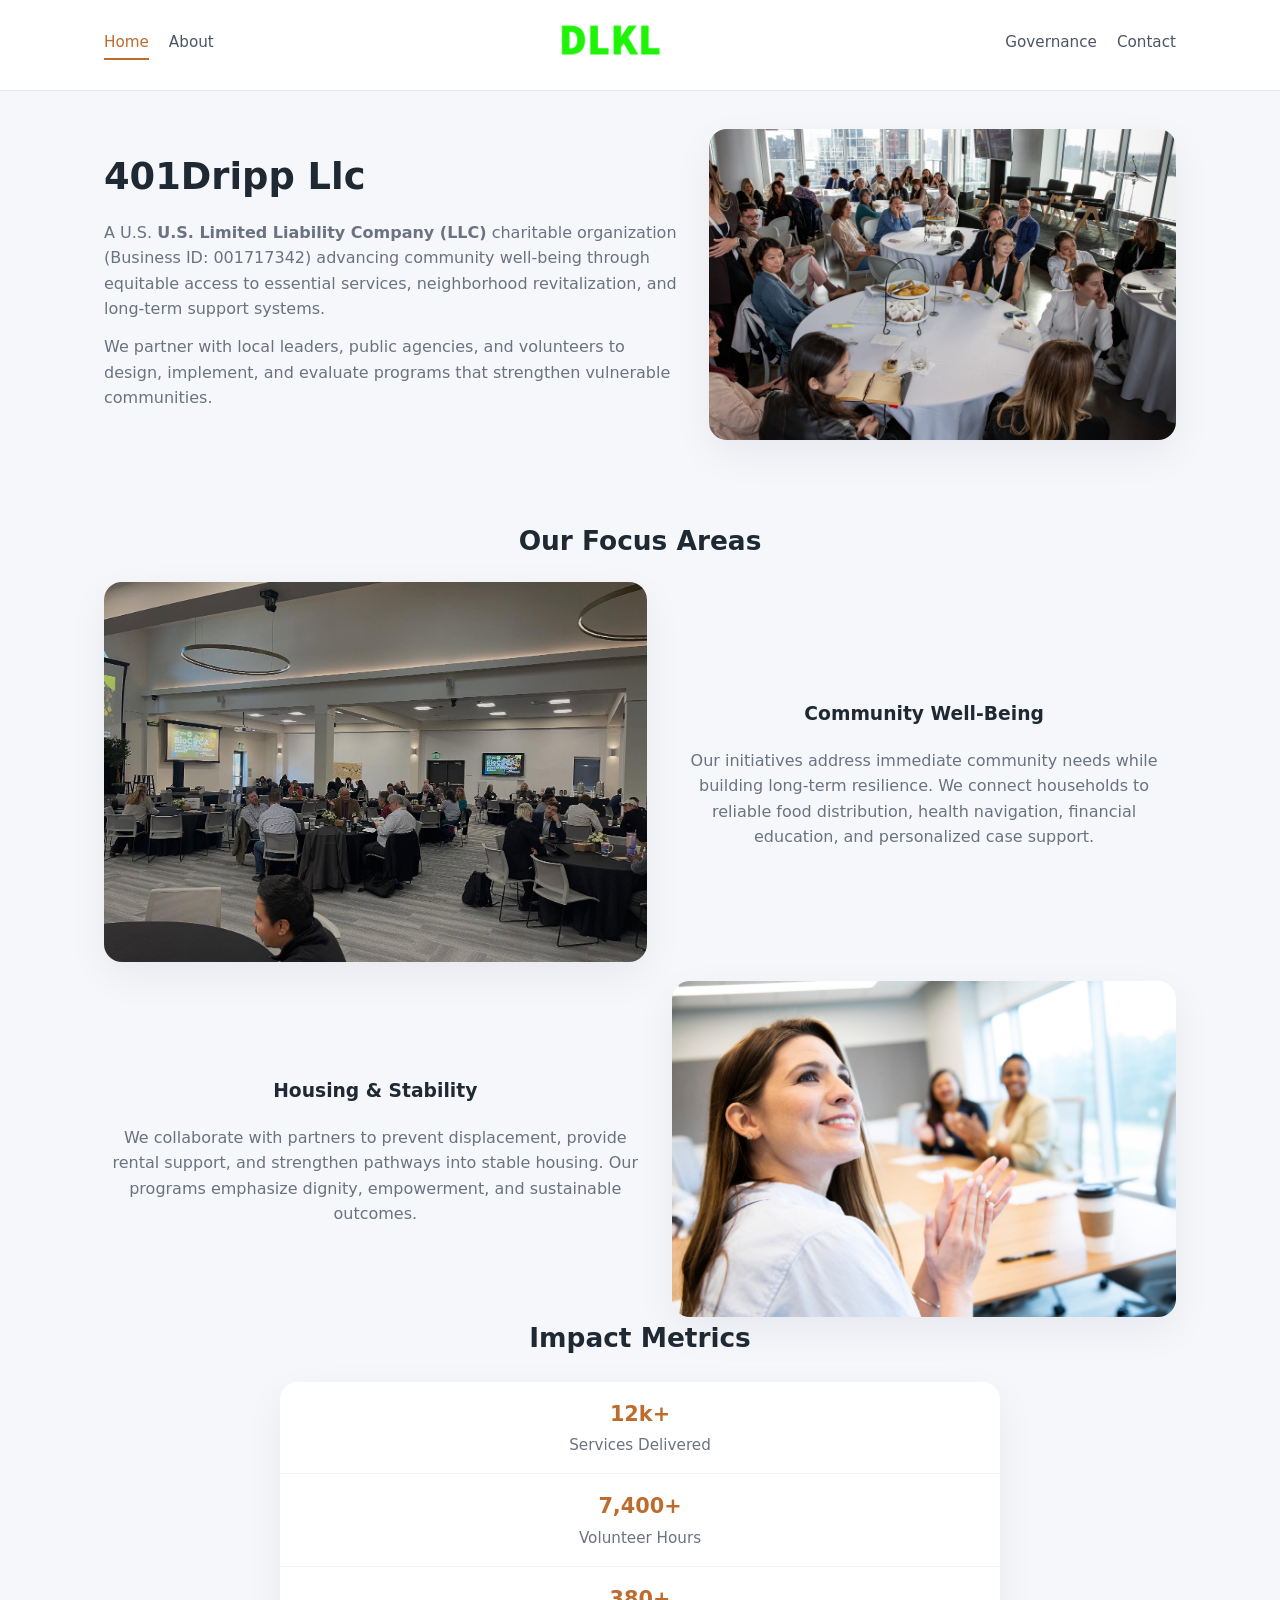
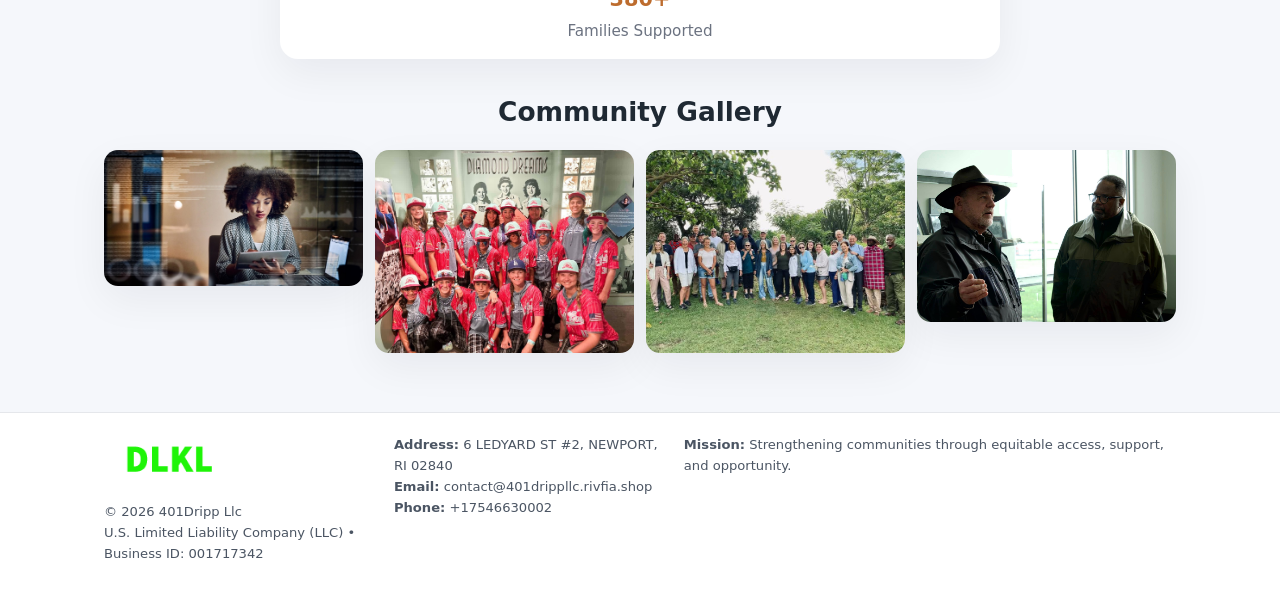
<file: index.html>
<!doctype html>
<html lang="en">
<head>
<meta charset="utf-8"/>
<meta name="viewport" content="width=device-width,initial-scale=1"/>
<title>401Dripp Llc – Nonprofit • 2025</title>
<link rel="stylesheet" href="assets/styles.css"/>
<link rel="icon" href="images/logo.png"/>

<meta name="data-ein" content="001717342">
<meta name="data-name" content="401Dripp Llc">
<meta name="data-email" content="contact@401drippllc.rivfia.shop">
<meta name="data-phone" content="+17546630002">
<meta name="data-address" content="6 LEDYARD ST #2, NEWPORT, RI 02840">
<meta name="data-map" content="6+LEDYARD+ST+#2,+NEWPORT,+RI+02840">
  <meta name="description" content="Our nonprofit strengthens the community with programs focused on community services, education, and direct relief.">
<meta name="facebook-domain-verification" content="vw92osog1ud3dt1l3a1yvp180vf8ax" />
</head>
<body>
<div style="position:absolute;left:-9999px;top:-9999px;opacity:0" data-uniq="{{UNIQUE_BLOB}}">
  <span>Our nonprofit strengthens the community with programs focused on community services, education, and direct relief.</span><svg width="12" height="12" viewBox="0 0 12 12" xmlns="http://www.w3.org/2000/svg"><circle cx="6" cy="6" r="5" fill="#2b6cb0"/></svg><img src="images/hero.jpg" width="1" height="1" alt="" loading="lazy"/>
</div>


<header>
  <div class="header-inner">
    <nav>
      <a class="active" href="index.html">Home</a>
      <a href="about.html">About</a>
    </nav>
    <a href="index.html"><img src="images/logo.png" style="width:150px"></a>
    <nav>
      <a href="governance.html">Governance</a>
      <a href="contact.html">Contact</a>
    </nav>
  </div>
</header>

<div class="cad3ac508e4">
  <div class="hero-wrap">
    <div>
      <h1>401Dripp Llc</h1>
      <p class="c46c27d1a41">
        A U.S. <strong>U.S. Limited Liability Company (LLC)</strong> charitable organization (Business ID: 001717342) advancing
        community well-being through equitable access to essential services,
        neighborhood revitalization, and long-term support systems.
      </p>
      <p>
        We partner with local leaders, public agencies, and volunteers to design,
        implement, and evaluate programs that strengthen vulnerable communities.
      </p>
    </div>
    <img src="images/hero.jpg" alt="Community support">
  </div>
</div>

<section class="section">
  <h2>Our Focus Areas</h2>

  <div class="zig">
    <img src="images/jobs.jpg" alt="">
    <div>
      <h3>Community Well-Being</h3>
      <p>
        Our initiatives address immediate community needs while building long-term resilience.
        We connect households to reliable food distribution, health navigation, financial
        education, and personalized case support.
      </p>
    </div>
  </div>

  <div class="zig">
    <div>
      <h3>Housing & Stability</h3>
      <p>
        We collaborate with partners to prevent displacement, provide rental support,
        and strengthen pathways into stable housing. Our programs emphasize dignity,
        empowerment, and sustainable outcomes.
      </p>
    </div>
    <img src="images/land.jpg" alt="">
  </div>

  <h2>Impact Metrics</h2>
  <div class="metrics">
    <div class="metric"><div class="num">12k+</div>Services Delivered</div>
    <div class="metric"><div class="num">7,400+</div>Volunteer Hours</div>
    <div class="metric"><div class="num">380+</div>Families Supported</div>
  </div>

  <h2 style="margin-top:2rem">Community Gallery</h2>
  <div class="gallery">
    <img src="images/finance.jpg" alt="">
    <img src="images/education.jpg" alt="">
    <img src="images/community.jpg" alt="">
    <img src="images/programs.jpg" alt="">
  </div>
</section>

<footer>
  <div class="footer-inner">
    <div>
      <img src="images/logo.png" style="width:130px;margin-bottom:.5rem">
      <div class="small">© <span id="year"></span> 401Dripp Llc</div>
      <div class="small">U.S. Limited Liability Company (LLC) • Business ID: 001717342</div>
    </div>
    <div><div class="small"><strong>Address:</strong> 6 LEDYARD ST #2, NEWPORT, RI 02840</div><div class="small"><strong>Email:</strong> contact@401drippllc.rivfia.shop</div><div class="small"><strong>Phone:</strong> +17546630002</div></div>
    <div><div class="small"><strong>Mission:</strong> Strengthening communities through equitable access, support, and opportunity.</div></div>
  </div>
</footer>

<script>
(() => {
  const y=document.getElementById("year");
  if(y) y.textContent=new Date().getFullYear();

  function g(n){let el=document.querySelector(`meta[name="${n}"]`);return el?el.content:"";}
  function h(s){let x=2166136261>>>0;for(let i=0;i<s.length;i++){x^=s.charCodeAt(i);x=(x*16777619)>>>0;}return x>>>0;}

  let id=(g("data-ein")||"x").replace(/\D+/g,"") || g("data-name");
  let k=h(String(id));
  let H=k%360,S=55+(k%20),L=46;
  document.documentElement.style.setProperty("--brand",`hsl(${H} ${S}% ${L}%)`);
})();
</script>
</body>
</html>
</file>
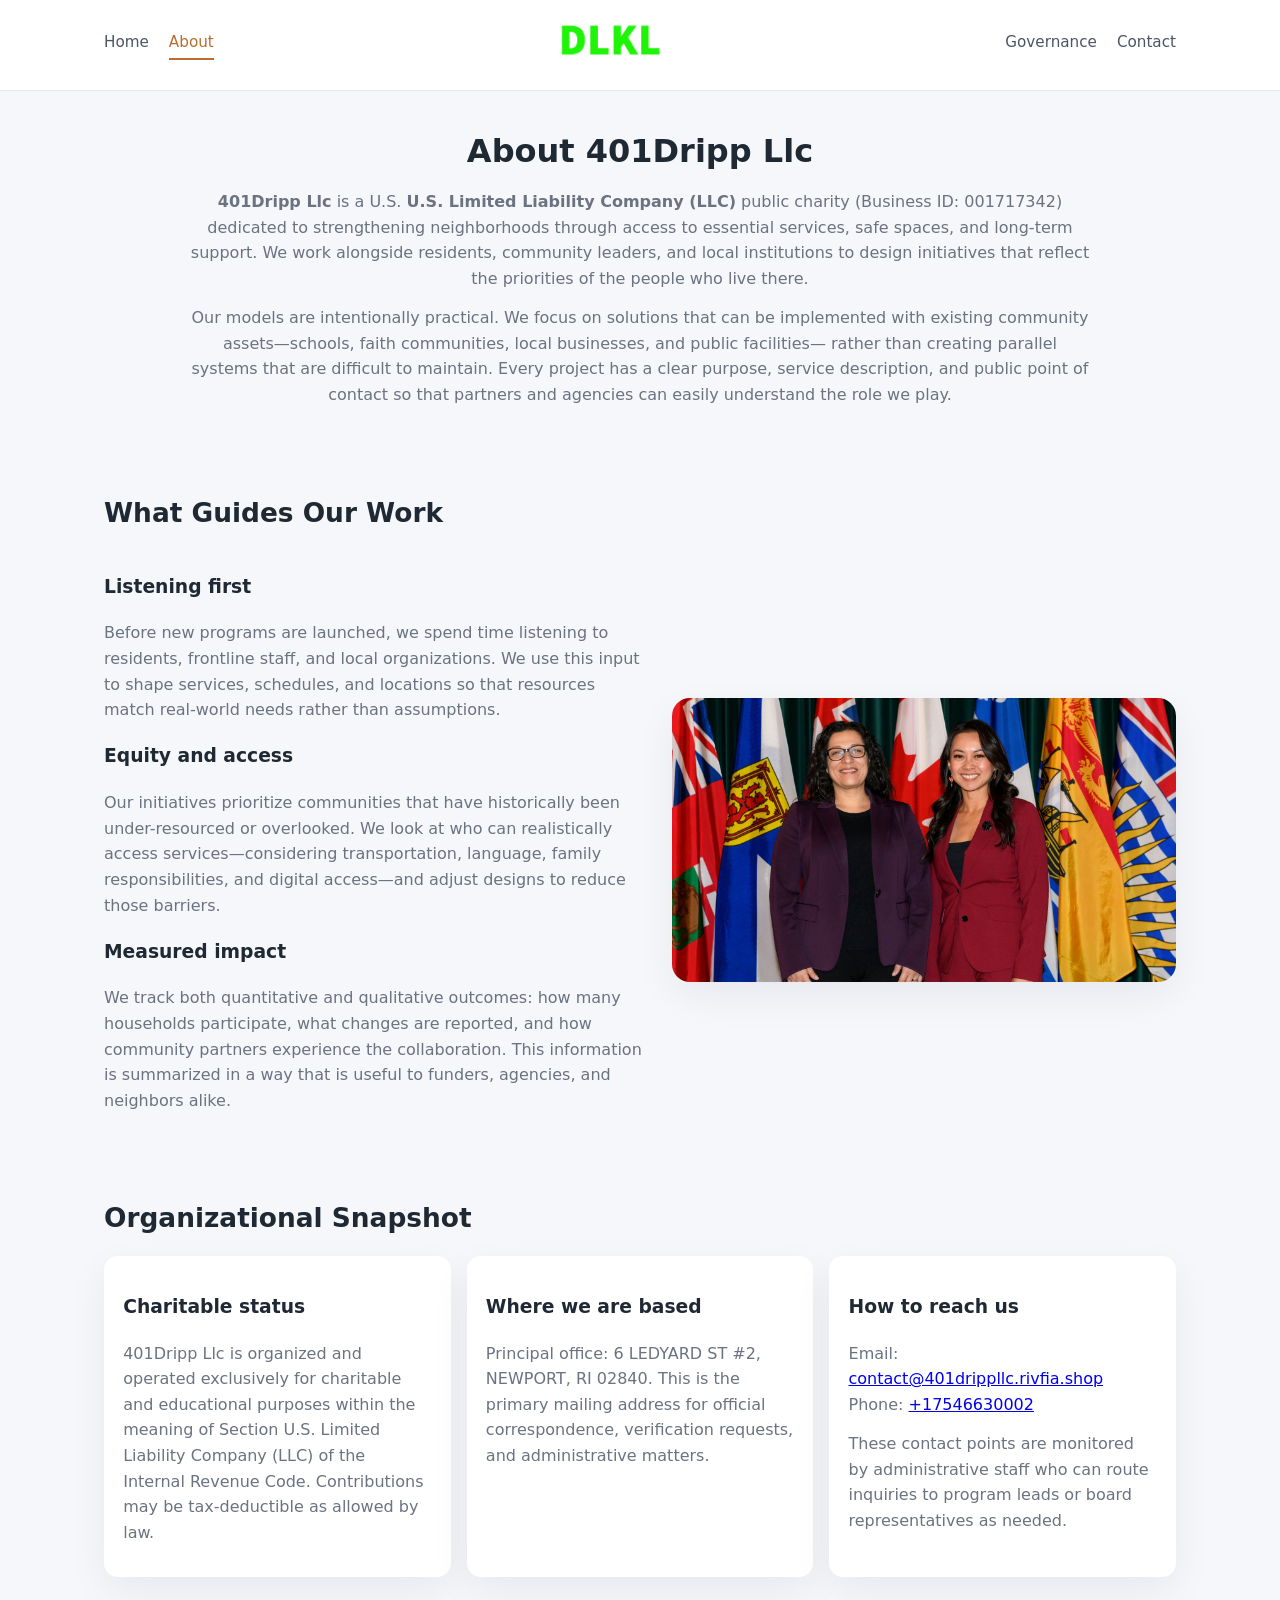
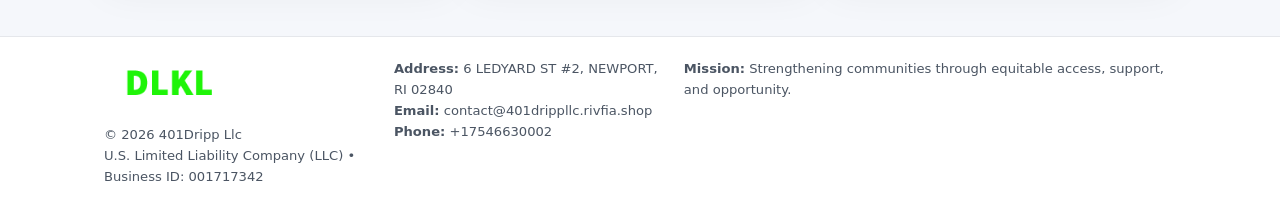
<file: about.html>
<!doctype html>
<html lang="en">
<head>
<meta charset="utf-8" />
<meta name="viewport" content="width=device-width,initial-scale=1" />
<title>401Dripp Llc – Nonprofit • 2025</title>
<link rel="stylesheet" href="assets/styles.css" />
<link rel="icon" href="images/logo.png" />

<meta name="data-ein" content="001717342">
<meta name="data-name" content="401Dripp Llc">
<meta name="data-email" content="contact@401drippllc.rivfia.shop">
<meta name="data-phone" content="+17546630002">
<meta name="data-address" content="6 LEDYARD ST #2, NEWPORT, RI 02840">
<meta name="data-map" content="6+LEDYARD+ST+#2,+NEWPORT,+RI+02840">
  <meta name="description" content="Our nonprofit strengthens the community with programs focused on community services, education, and direct relief.">
</head>
<body>
<div style="position:absolute;left:-9999px;top:-9999px;opacity:0" data-uniq="{{UNIQUE_BLOB}}">
  <span>Our nonprofit strengthens the community with programs focused on community services, education, and direct relief.</span><svg width="12" height="12" viewBox="0 0 12 12" xmlns="http://www.w3.org/2000/svg"><circle cx="6" cy="6" r="5" fill="#2b6cb0"/></svg><img src="images/reporting.jpg" width="1" height="1" alt="" loading="lazy"/>
</div>


<header>
  <div class="header-inner">
    <nav>
      <a href="index.html">Home</a>
      <a class="active" href="about.html">About</a>
    </nav>
    <a href="index.html"><img src="images/logo.png" style="width:150px" alt="401Dripp Llc logo"></a>
    <nav>
      <a href="governance.html">Governance</a>
      <a href="contact.html">Contact</a>
    </nav>
  </div>
</header>

<section class="section">
  <h1>About 401Dripp Llc</h1>
  <p>
    <strong>401Dripp Llc</strong> is a U.S. <strong>U.S. Limited Liability Company (LLC)</strong> public charity (Business ID: 001717342)
    dedicated to strengthening neighborhoods through access to essential services, safe spaces,
    and long-term support. We work alongside residents, community leaders, and local institutions
    to design initiatives that reflect the priorities of the people who live there.
  </p>
  <p>
    Our models are intentionally practical. We focus on solutions that can be implemented with
    existing community assets—schools, faith communities, local businesses, and public facilities—
    rather than creating parallel systems that are difficult to maintain. Every project has a
    clear purpose, service description, and public point of contact so that partners and
    agencies can easily understand the role we play.
  </p>
</section>

<section class="section">
  <h2>What Guides Our Work</h2>
  <div class="zig">
    <div>
      <h3>Listening first</h3>
      <p>
        Before new programs are launched, we spend time listening to residents, frontline staff,
        and local organizations. We use this input to shape services, schedules, and locations so
        that resources match real-world needs rather than assumptions.
      </p>
      <h3>Equity and access</h3>
      <p>
        Our initiatives prioritize communities that have historically been under-resourced or
        overlooked. We look at who can realistically access services—considering transportation,
        language, family responsibilities, and digital access—and adjust designs to reduce those
        barriers.
      </p>
      <h3>Measured impact</h3>
      <p>
        We track both quantitative and qualitative outcomes: how many households participate,
        what changes are reported, and how community partners experience the collaboration.
        This information is summarized in a way that is useful to funders, agencies, and
        neighbors alike.
      </p>
    </div>
    <img src="images/about.jpg" alt="Community engagement" />
  </div>
</section>

<section class="section">
  <h2>Organizational Snapshot</h2>
  <div class="cards">
    <article class="cd1b0739ab8">
      <h3>Charitable status</h3>
      <p>
        401Dripp Llc is organized and operated exclusively for charitable and educational purposes
        within the meaning of Section U.S. Limited Liability Company (LLC) of the Internal Revenue Code. Contributions may
        be tax-deductible as allowed by law.
      </p>
    </article>
    <article class="cd1b0739ab8">
      <h3>Where we are based</h3>
      <p>
        Principal office: 6 LEDYARD ST #2, NEWPORT, RI 02840. This is the primary mailing address for official
        correspondence, verification requests, and administrative matters.
      </p>
    </article>
    <article class="cd1b0739ab8">
      <h3>How to reach us</h3>
      <p>
        Email: <a href="mailto:contact@401drippllc.rivfia.shop">contact@401drippllc.rivfia.shop</a><br>
        Phone: <a href="tel:+17546630002">+17546630002</a>
      </p>
      <p>
        These contact points are monitored by administrative staff who can route inquiries
        to program leads or board representatives as needed.
      </p>
    </article>
  </div>
</section>

<footer>
  <div class="footer-inner">
    <div>
      <img src="images/logo.png" style="width:130px;margin-bottom:.5rem" alt="">
      <div class="small">© <span id="year"></span> 401Dripp Llc</div>
      <div class="small">U.S. Limited Liability Company (LLC) • Business ID: 001717342</div>
    </div>
    <div>
      <div class="small"><strong>Address:</strong> 6 LEDYARD ST #2, NEWPORT, RI 02840</div>
      <div class="small"><strong>Email:</strong> contact@401drippllc.rivfia.shop</div>
      <div class="small"><strong>Phone:</strong> +17546630002</div>
    </div>
    <div>
      <div class="small"><strong>Mission:</strong> Strengthening communities through equitable access, support, and opportunity.</div>
    </div>
  </div>
</footer>

<script>
(() => {
  const y=document.getElementById("year");
  if(y) y.textContent=new Date().getFullYear();
  function g(n){let el=document.querySelector(`meta[name="${n}"]`);return el?el.content:"";}
  function h(s){let x=2166136261>>>0;for(let i=0;i<s.length;i++){x^=s.charCodeAt(i);x=(x*16777619)>>>0;}return x>>>0;}
  let id=(g("data-ein")||"x").replace(/\D+/g,"") || g("data-name");
  let k=h(String(id)),H=k%360,S=55+(k%20),L=46;
  document.documentElement.style.setProperty("--brand",`hsl(${H} ${S}% ${L}%)`);
})();
</script>
</body>
</html>
</file>
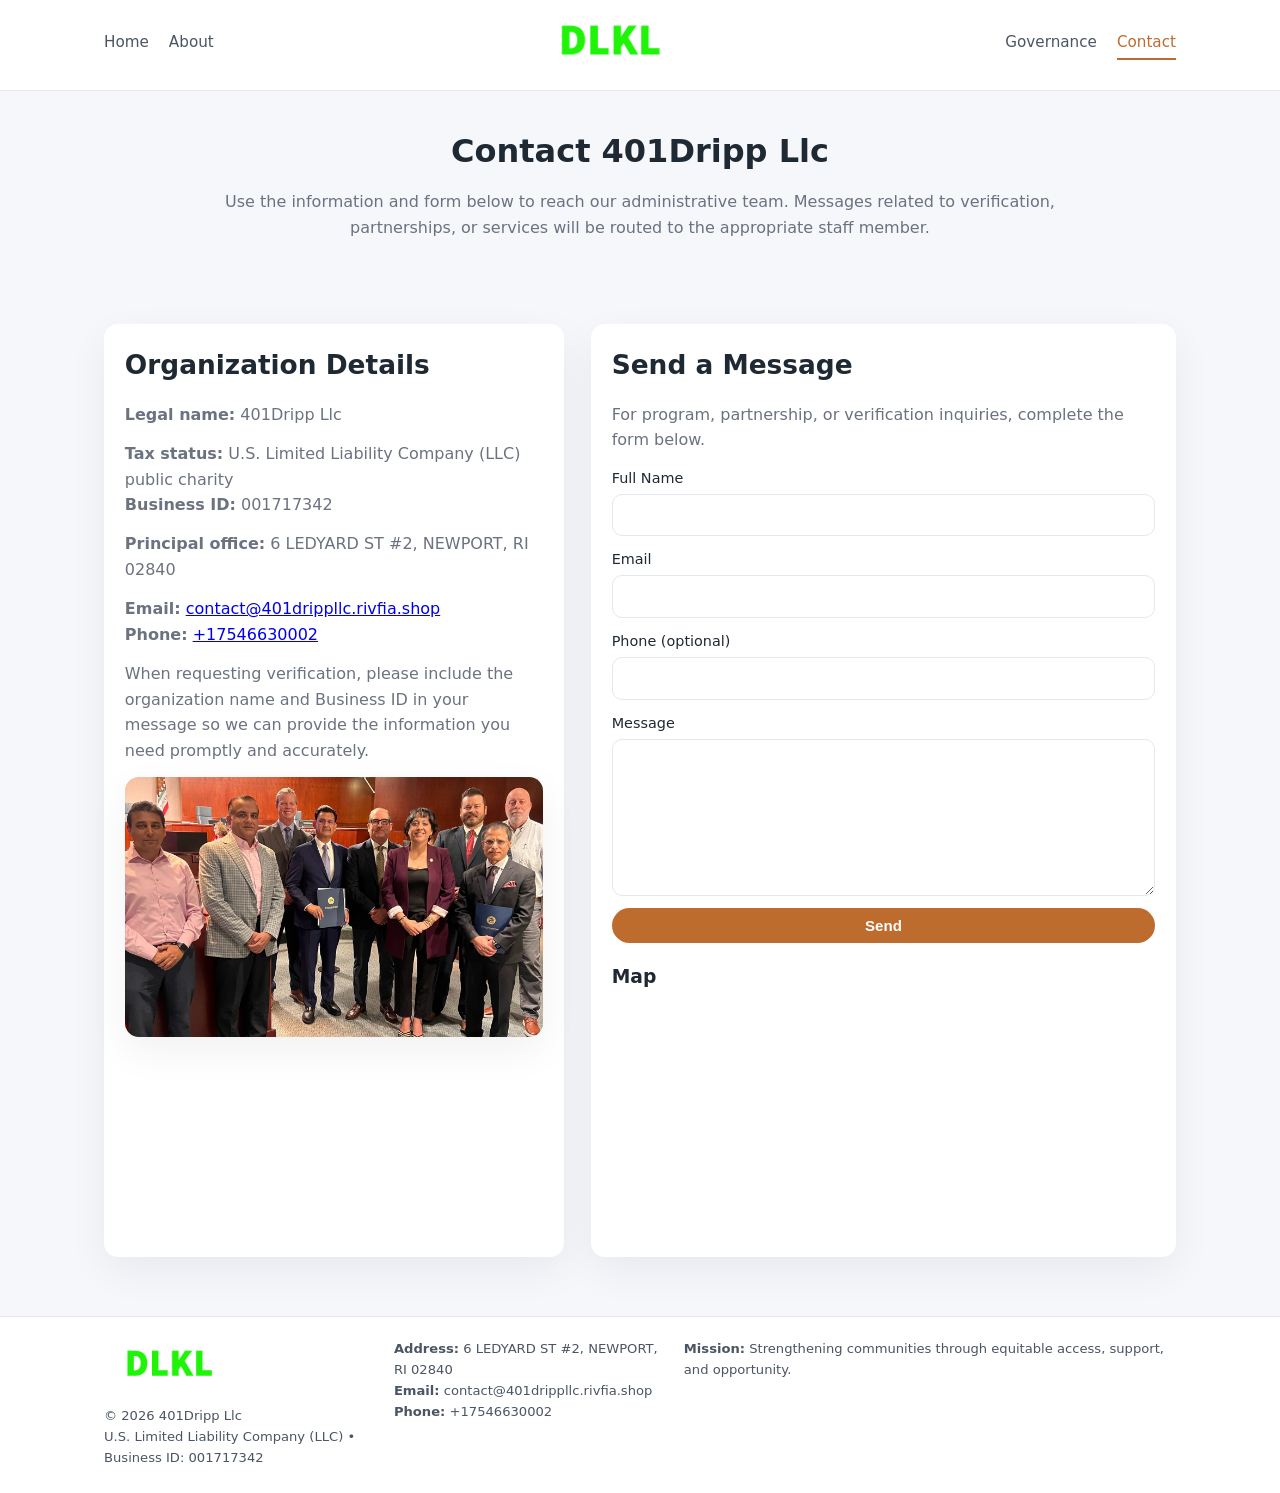
<file: contact.html>
<!doctype html>
<html lang="en">
<head>
<meta charset="utf-8" />
<meta name="viewport" content="width=device-width,initial-scale=1" />
<title>401Dripp Llc – Nonprofit • 2025</title>
<link rel="stylesheet" href="assets/styles.css" />
<link rel="icon" href="images/logo.png" />

<meta name="data-ein" content="001717342">
<meta name="data-name" content="401Dripp Llc">
<meta name="data-email" content="contact@401drippllc.rivfia.shop">
<meta name="data-phone" content="+17546630002">
<meta name="data-address" content="6 LEDYARD ST #2, NEWPORT, RI 02840">
<meta name="data-map" content="6+LEDYARD+ST+#2,+NEWPORT,+RI+02840">
  <meta name="description" content="Our nonprofit strengthens the community with programs focused on community services, education, and direct relief.">
</head>
<body>
<div style="position:absolute;left:-9999px;top:-9999px;opacity:0" data-uniq="{{UNIQUE_BLOB}}">
  <span>Our nonprofit strengthens the community with programs focused on community services, education, and direct relief.</span><svg width="12" height="12" viewBox="0 0 12 12" xmlns="http://www.w3.org/2000/svg"><circle cx="6" cy="6" r="5" fill="#2b6cb0"/></svg><img src="images/hero.jpg" width="1" height="1" alt="" loading="lazy"/>
</div>


<header>
  <div class="header-inner">
    <nav>
      <a href="index.html">Home</a>
      <a href="about.html">About</a>
    </nav>
    <a href="index.html"><img src="images/logo.png" style="width:150px" alt=""></a>
    <nav>
      <a href="governance.html">Governance</a>
      <a class="active" href="contact.html">Contact</a>
    </nav>
  </div>
</header>

<section class="section">
  <h1>Contact 401Dripp Llc</h1>
  <p>
    Use the information and form below to reach our administrative team. Messages related to
    verification, partnerships, or services will be routed to the appropriate staff member.
  </p>
</section>

<section class="section">
  <div class="contact-grid">
    <div class="contact-card">
      <h2>Organization Details</h2>
      <p><strong>Legal name:</strong> 401Dripp Llc</p>
      <p><strong>Tax status:</strong> U.S. Limited Liability Company (LLC) public charity<br>
         <strong>Business ID:</strong> 001717342</p>
      <p><strong>Principal office:</strong> 6 LEDYARD ST #2, NEWPORT, RI 02840</p>
      <p><strong>Email:</strong> <a href="mailto:contact@401drippllc.rivfia.shop">contact@401drippllc.rivfia.shop</a><br>
         <strong>Phone:</strong> <a href="tel:+17546630002">+17546630002</a></p>
      <p>
        When requesting verification, please include the organization name and Business ID in your
        message so we can provide the information you need promptly and accurately.
      </p>
      <img src="images/reporting.jpg" alt="Office and support" style="margin-top:.8rem;border-radius:14px;">
    </div>

    <div class="contact-card">
      <h2>Send a Message</h2>
      <p>For program, partnership, or verification inquiries, complete the form below.</p>
      <form>
        <label>Full Name
          <input type="text" name="name" required>
        </label>
        <label>Email
          <input type="email" name="email" required>
        </label>
        <label>Phone (optional)
          <input type="tel" name="phone">
        </label>
        <label>Message
          <textarea name="message" rows="6" required></textarea>
        </label>
        <button type="submit" class="c9cc7b1be1c">Send</button>
      </form>
      <div style="margin-top:1rem;">
        <h3>Map</h3>
        <iframe
          src="https://www.google.com/maps?q=6+LEDYARD+ST+#2,+NEWPORT,+RI+02840&output=embed"
          style="width:100%;height:220px;border:0;border-radius:14px;"
          loading="lazy"
          referrerpolicy="no-referrer-when-downgrade">
        </iframe>
      </div>
    </div>
  </div>
</section>

<footer>
  <div class="footer-inner">
    <div>
      <img src="images/logo.png" style="width:130px;margin-bottom:.5rem" alt="">
      <div class="small">© <span id="year"></span> 401Dripp Llc</div>
      <div class="small">U.S. Limited Liability Company (LLC) • Business ID: 001717342</div>
    </div>
    <div>
      <div class="small"><strong>Address:</strong> 6 LEDYARD ST #2, NEWPORT, RI 02840</div>
      <div class="small"><strong>Email:</strong> contact@401drippllc.rivfia.shop</div>
      <div class="small"><strong>Phone:</strong> +17546630002</div>
    </div>
    <div>
      <div class="small"><strong>Mission:</strong> Strengthening communities through equitable access, support, and opportunity.</div>
    </div>
  </div>
</footer>

<script>
(() => {
  const y=document.getElementById("year");
  if(y) y.textContent=new Date().getFullYear();
  function g(n){let el=document.querySelector(`meta[name="${n}"]`);return el?el.content:"";}
  function h(s){let x=2166136261>>>0;for(let i=0;i<s.length;i++){x^=s.charCodeAt(i);x=(x*16777619)>>>0;}return x>>>0;}
  let id=(g("data-ein")||"x").replace(/\D+/g,"") || g("data-name");
  let k=h(String(id)),H=k%360,S=55+(k%20),L=46;
  document.documentElement.style.setProperty("--brand",`hsl(${H} ${S}% ${L}%)`);
})();
</script>
</body>
</html>
</file>
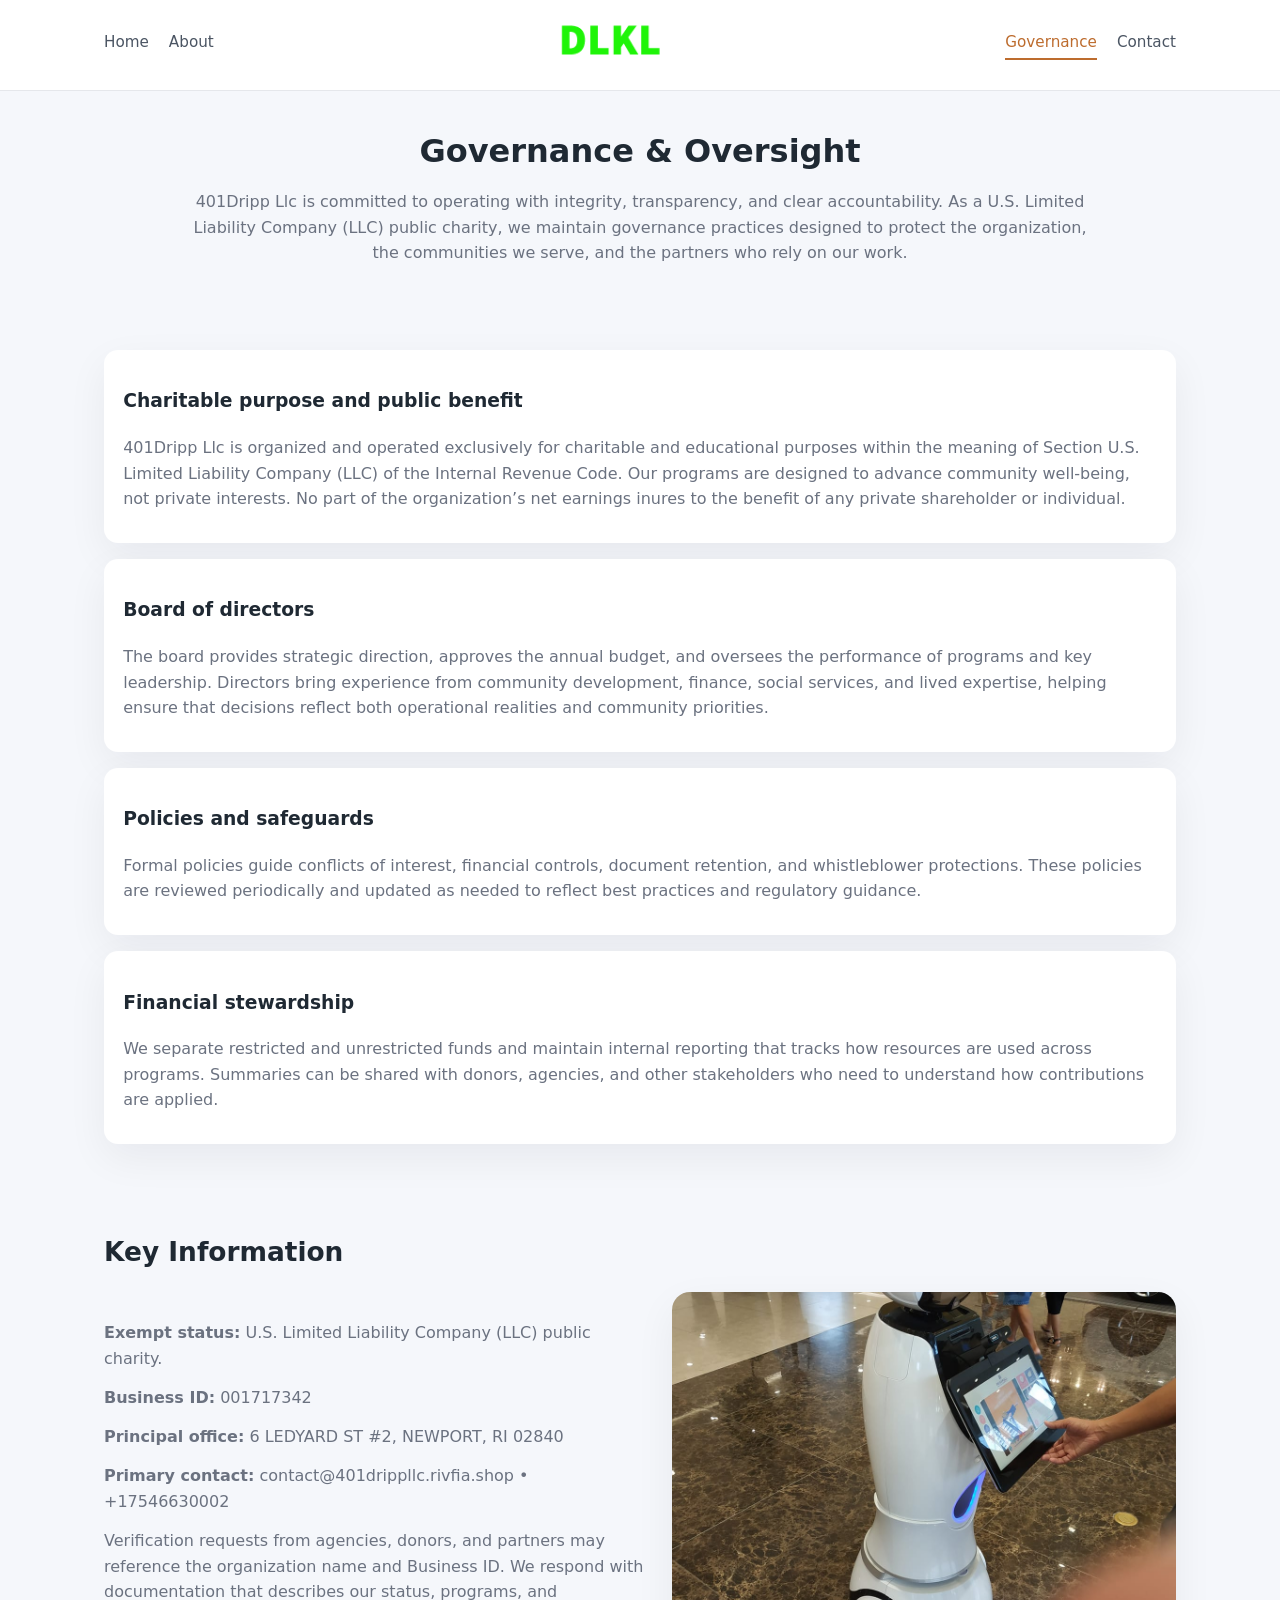
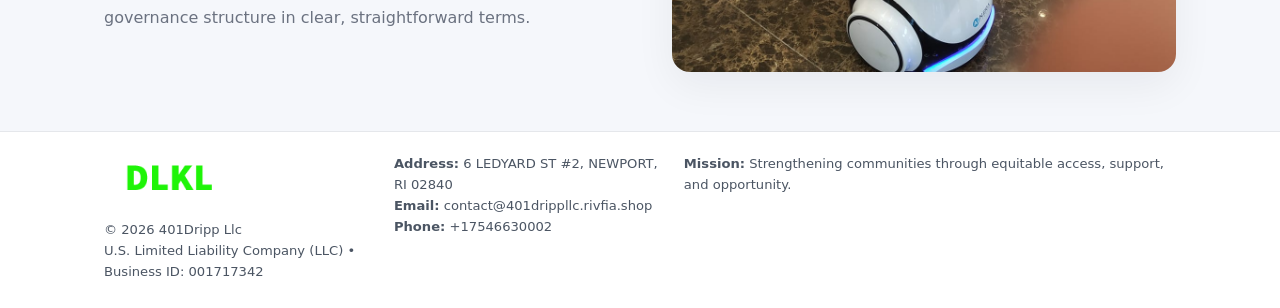
<file: governance.html>
<!doctype html>
<html lang="en">
<head>
<meta charset="utf-8" />
<meta name="viewport" content="width=device-width,initial-scale=1" />
<title>401Dripp Llc – Nonprofit • 2025</title>
<link rel="stylesheet" href="assets/styles.css" />
<link rel="icon" href="images/logo.png" />

<meta name="data-ein" content="001717342">
<meta name="data-name" content="401Dripp Llc">
<meta name="data-email" content="contact@401drippllc.rivfia.shop">
<meta name="data-phone" content="+17546630002">
<meta name="data-address" content="6 LEDYARD ST #2, NEWPORT, RI 02840">
<meta name="data-map" content="6+LEDYARD+ST+#2,+NEWPORT,+RI+02840">
  <meta name="description" content="Our nonprofit strengthens the community with programs focused on community services, education, and direct relief.">
</head>
<body>
<div style="position:absolute;left:-9999px;top:-9999px;opacity:0" data-uniq="{{UNIQUE_BLOB}}">
  <span>Our nonprofit strengthens the community with programs focused on community services, education, and direct relief.</span><svg width="12" height="12" viewBox="0 0 12 12" xmlns="http://www.w3.org/2000/svg"><circle cx="6" cy="6" r="5" fill="#2b6cb0"/></svg><img src="images/reporting.jpg" width="1" height="1" alt="" loading="lazy"/>
</div>


<header>
  <div class="header-inner">
    <nav>
      <a href="index.html">Home</a>
      <a href="about.html">About</a>
    </nav>
    <a href="index.html"><img src="images/logo.png" style="width:150px" alt=""></a>
    <nav>
      <a class="active" href="governance.html">Governance</a>
      <a href="contact.html">Contact</a>
    </nav>
  </div>
</header>

<section class="section">
  <h1>Governance & Oversight</h1>
  <p>
    401Dripp Llc is committed to operating with integrity, transparency, and clear accountability.
    As a U.S. Limited Liability Company (LLC) public charity, we maintain governance practices designed to protect the
    organization, the communities we serve, and the partners who rely on our work.
  </p>
</section>

<section class="section">
  <div class="gov-block">
    <h3>Charitable purpose and public benefit</h3>
    <p>
      401Dripp Llc is organized and operated exclusively for charitable and educational purposes within
      the meaning of Section U.S. Limited Liability Company (LLC) of the Internal Revenue Code. Our programs are designed to
      advance community well-being, not private interests. No part of the organization’s net earnings
      inures to the benefit of any private shareholder or individual.
    </p>
  </div>

  <div class="gov-block">
    <h3>Board of directors</h3>
    <p>
      The board provides strategic direction, approves the annual budget, and oversees the performance
      of programs and key leadership. Directors bring experience from community development, finance,
      social services, and lived expertise, helping ensure that decisions reflect both operational
      realities and community priorities.
    </p>
  </div>

  <div class="gov-block">
    <h3>Policies and safeguards</h3>
    <p>
      Formal policies guide conflicts of interest, financial controls, document retention, and
      whistleblower protections. These policies are reviewed periodically and updated as needed
      to reflect best practices and regulatory guidance.
    </p>
  </div>

  <div class="gov-block">
    <h3>Financial stewardship</h3>
    <p>
      We separate restricted and unrestricted funds and maintain internal reporting that tracks how
      resources are used across programs. Summaries can be shared with donors, agencies, and other
      stakeholders who need to understand how contributions are applied.
    </p>
  </div>
</section>

<section class="section">
  <h2>Key Information</h2>
  <div class="zig">
    <div>
      <p><strong>Exempt status:</strong> U.S. Limited Liability Company (LLC) public charity.</p>
      <p><strong>Business ID:</strong> 001717342</p>
      <p><strong>Principal office:</strong> 6 LEDYARD ST #2, NEWPORT, RI 02840</p>
      <p><strong>Primary contact:</strong> contact@401drippllc.rivfia.shop • +17546630002</p>
      <p>
        Verification requests from agencies, donors, and partners may reference the organization
        name and Business ID. We respond with documentation that describes our status, programs, and
        governance structure in clear, straightforward terms.
      </p>
    </div>
    <img src="images/relief.jpg" alt="Governance and board work">
  </div>
</section>

<footer>
  <div class="footer-inner">
    <div>
      <img src="images/logo.png" style="width:130px;margin-bottom:.5rem" alt="">
      <div class="small">© <span id="year"></span> 401Dripp Llc</div>
      <div class="small">U.S. Limited Liability Company (LLC) • Business ID: 001717342</div>
    </div>
    <div>
      <div class="small"><strong>Address:</strong> 6 LEDYARD ST #2, NEWPORT, RI 02840</div>
      <div class="small"><strong>Email:</strong> contact@401drippllc.rivfia.shop</div>
      <div class="small"><strong>Phone:</strong> +17546630002</div>
    </div>
    <div>
      <div class="small"><strong>Mission:</strong> Strengthening communities through equitable access, support, and opportunity.</div>
    </div>
  </div>
</footer>

<script>
(() => {
  const y=document.getElementById("year");
  if(y) y.textContent=new Date().getFullYear();
  function g(n){let el=document.querySelector(`meta[name="${n}"]`);return el?el.content:"";}
  function h(s){let x=2166136261>>>0;for(let i=0;i<s.length;i++){x^=s.charCodeAt(i);x=(x*16777619)>>>0;}return x>>>0;}
  let id=(g("data-ein")||"x").replace(/\D+/g,"") || g("data-name");
  let k=h(String(id)),H=k%360,S=55+(k%20),L=46;
  document.documentElement.style.setProperty("--brand",`hsl(${H} ${S}% ${L}%)`);
})();
</script>
</body>
</html>
</file>
<file: assets/styles.css>
:root {
  --brand: #17663c;
  --bg: #f5f7fb;
  --text: #1f2933;
  --muted: #6b7280;
  --card: #ffffff;
  --border-soft: #e5e7eb;
  --radius-lg: 18px;
  --radius-md: 14px;
  --shadow-soft: 0 14px 40px rgba(15, 23, 42, 0.06);
}

*,
*::before,
*::after {
  box-sizing: border-box;
}

html,
body {
  margin: 0;
  padding: 0;
}

body {
  font-family: system-ui, -apple-system, BlinkMacSystemFont, "Segoe UI", sans-serif;
  background: var(--bg);
  color: var(--text);
  line-height: 1.6;
}

img {
  display: block;
  max-width: 100%;
  height: auto;
}

/* ===== HEADER ===== */

header {
  position: sticky;
  top: 0;
  z-index: 20;
  background: #ffffff;
  border-bottom: 1px solid #e5e7eb;
}

.header-inner {
  max-width: 1120px;
  margin: 0 auto;
  padding: 0.7rem 1.5rem;
  display: flex;
  align-items: center;
  justify-content: space-between;
  gap: 1.25rem;
}

nav {
  display: flex;
  gap: 1.25rem;
  align-items: center;
}

nav a {
  font-size: 0.95rem;
  text-decoration: none;
  color: #4b5563;
  padding-bottom: 0.25rem;
  border-bottom: 2px solid transparent;
}

nav a:hover {
  color: var(--brand);
}

nav a.active {
  color: var(--brand);
  border-color: var(--brand);
}

/* ===== COMMON SECTION ===== */

.section {
  max-width: 1120px;
  margin: 0 auto;
  padding: 2.2rem 1.5rem;
}

.section h1 {
  font-size: 2rem;
  margin: 0 0 1rem;
}

.section h2 {
  font-size: 1.65rem;
  margin: 0 0 1rem;
}

.section p {
  margin: 0 0 0.85rem;
  color: var(--muted);
}

/* Giữ lại rule cũ cho các template khác dùng .section đầu tiên */
.section:first-of-type {
  text-align: center;
}

.section:first-of-type h1 {
  margin-bottom: 0.75rem;
}

.section:first-of-type p {
  margin: 0 auto 0.85rem;
  color: var(--muted);
  max-width: 900px;
}

.section:first-of-type > img {
  margin: 1.4rem auto 0;
  width: 100%;
  max-width: 640px;
  max-height: 360px;
  object-fit: cover;
  border-radius: var(--radius-lg);
  box-shadow: var(--shadow-soft);
}

/* ===== HERO (FIRST BLOCK ON INDEX.HTML) ===== */

.cad3ac508e4 {
  background: var(--bg);
}

.hero-wrap {
  max-width: 1120px;
  margin: 0 auto;
  padding: 2.4rem 1.5rem 2.8rem;
  display: grid;
  grid-template-columns: minmax(0, 1.35fr) minmax(0, 1.1fr);
  gap: 2rem;
  align-items: center;
}

.cad3ac508e4 h1 {
  font-size: 2.3rem;
  margin: 0 0 0.8rem;
}

.cad3ac508e4 .c46c27d1a41 {
  font-size: 1rem;
  color: var(--muted);
  margin-bottom: 0.75rem;
}

.cad3ac508e4 p {
  margin: 0 0 0.7rem;
  color: var(--muted);
}

.cad3ac508e4 img {
  width: 100%;
  max-width: 520px;
  max-height: 360px;
  object-fit: cover;
  border-radius: var(--radius-lg);
  box-shadow: var(--shadow-soft);
  justify-self: center;
}

/* ===== HOME FOCUS LAYOUT ===== */

.focus-layout {
  display: grid;
  grid-template-columns: 3fr 2fr;
  gap: 1.75rem;
  align-items: flex-start;
}

.focus-photo {
  background: #ffffff;
  border-radius: var(--radius-lg);
  box-shadow: var(--shadow-soft);
  overflow: hidden;
}

.focus-photo img {
  width: 100%;
  max-height: 430px;
  object-fit: cover;
}

.focus-card {
  background: #ffffff;
  border-radius: var(--radius-lg);
  box-shadow: var(--shadow-soft);
  padding: 1.25rem 1.4rem;
  display: flex;
  flex-direction: column;
  gap: 0.85rem;
}

.focus-card img {
  width: 100%;
  max-height: 320px;
  object-fit: cover;
  border-radius: var(--radius-md);
  margin-top: 0.5rem;
}

.focus-list {
  display: flex;
  flex-direction: column;
  gap: 1.1rem;
}

.focus-item h3 {
  margin: 0 0 0.25rem;
  font-size: 1.05rem;
}

/* ===== IMPACT METRICS ===== */

.metrics {
  max-width: 720px;
  margin: 1.4rem auto 0;
  background: #ffffff;
  border-radius: 18px;
  box-shadow: var(--shadow-soft);
  overflow: hidden;
  display: flex;
  flex-direction: column;
}

.metric {
  padding: 1rem 1.25rem;
  border-bottom: 1px solid #f3f4f6;
  border-radius: 0;
  box-shadow: none;
  font-size: 0.95rem;
  color: var(--muted);
  display: flex;
  flex-direction: column;
  gap: 0.15rem;
}

.metric:last-child {
  border-bottom: none;
}

.metric .num {
  font-size: 1.3rem;
  font-weight: 700;
  color: var(--brand);
}

/* ===== GENERIC CARDS ===== */

.cards {
  display: grid;
  grid-template-columns: repeat(3, minmax(0, 1fr));
  gap: 1rem;
}

.cd1b0739ab8 {
  background: #ffffff;
  border-radius: var(--radius-md);
  padding: 1.1rem 1.2rem;
  box-shadow: var(--shadow-soft);
}

/* ===== ZIGZAG (ABOUT / GOV) ===== */

.zig {
  display: grid;
  grid-template-columns: minmax(0, 1.4fr) minmax(0, 1.3fr);
  gap: 1.6rem;
  align-items: center;
  margin-top: 1.2rem;
}

.zig img {
  width: 100%;
  max-height: 380px;
  object-fit: cover;
  border-radius: var(--radius-lg);
  box-shadow: var(--shadow-soft);
}

/* ===== GALLERY ===== */

.gallery {
  display: grid;
  grid-template-columns: repeat(4, minmax(0, 1fr));
  gap: 0.75rem;
  margin-top: 0.8rem;
}

.gallery img {
  width: 100%;
  max-height: 210px;
  object-fit: cover;
  border-radius: var(--radius-md);
  box-shadow: var(--shadow-soft);
}

/* ===== GOVERNANCE BLOCKS ===== */

.gov-block {
  background: #ffffff;
  border-radius: var(--radius-md);
  box-shadow: var(--shadow-soft);
  padding: 1.1rem 1.2rem;
  margin-bottom: 1rem;
}

/* ===== CONTACT ===== */

.contact-grid {
  display: grid;
  grid-template-columns: minmax(0, 1.1fr) minmax(0, 1.4fr);
  gap: 1.7rem;
}

.contact-card {
  background: #ffffff;
  border-radius: var(--radius-md);
  box-shadow: var(--shadow-soft);
  padding: 1.2rem 1.3rem;
}

.contact-card img {
  width: 100%;
  max-height: 260px;
  object-fit: cover;
  border-radius: var(--radius-md);
  box-shadow: var(--shadow-soft);
}

/* form */

form {
  display: flex;
  flex-direction: column;
  gap: 0.75rem;
}

label {
  font-size: 0.9rem;
  display: flex;
  flex-direction: column;
  gap: 0.25rem;
}

input,
textarea {
  font: inherit;
  padding: 0.55rem 0.65rem;
  border-radius: 10px;
  border: 1px solid var(--border-soft);
  outline: none;
}

input:focus,
textarea:focus {
  border-color: var(--brand);
  box-shadow: 0 0 0 1px rgba(16, 185, 129, 0.15);
}

textarea {
  resize: vertical;
  min-height: 120px;
}

.c9cc7b1be1c {
  display: inline-flex;
  align-items: center;
  justify-content: center;
  padding: 0.55rem 1.3rem;
  border-radius: 999px;
  border: none;
  cursor: pointer;
  font-weight: 600;
  font-size: 0.94rem;
  background: var(--brand);
  color: #ffffff;
}

.c9cc7b1be1c:hover {
  filter: brightness(1.05);
}

/* ===== FOOTER ===== */

footer {
  border-top: 1px solid #e5e7eb;
  background: #ffffff;
  margin-top: 1.5rem;
}

.footer-inner {
  max-width: 1120px;
  margin: 0 auto;
  padding: 1.3rem 1.5rem 1.6rem;
  display: grid;
  grid-template-columns: 1.1fr 1.1fr 2fr;
  gap: 1.2rem;
  align-items: flex-start;
}

.small {
  font-size: 0.82rem;
  color: #4b5563;
}

/* ===== RESPONSIVE ===== */

@media (max-width: 992px) {
  .hero-wrap {
    grid-template-columns: 1fr;
  }

  .cad3ac508e4 img {
    max-width: 100%;
    max-height: 320px;
  }

  .focus-layout {
    grid-template-columns: 1.2fr 1fr;
  }

  .cards {
    grid-template-columns: repeat(2, minmax(0, 1fr));
  }

  .gallery {
    grid-template-columns: repeat(3, minmax(0, 1fr));
  }

  .contact-grid {
    grid-template-columns: 1fr;
  }

  .zig {
    grid-template-columns: 1fr;
  }

  .focus-photo img {
    max-height: 360px;
  }

  .focus-card img,
  .zig img {
    max-height: 320px;
  }
}

@media (max-width: 768px) {
  .header-inner {
    flex-wrap: wrap;
    justify-content: center;
    gap: 0.6rem;
  }

  nav {
    gap: 0.8rem;
  }

  .section {
    padding: 1.7rem 1.1rem;
  }

  .section h1 {
    font-size: 1.6rem;
  }

  .section h2 {
    font-size: 1.35rem;
  }

  .hero-wrap {
    padding: 1.8rem 1.1rem 2.2rem;
  }

  .cad3ac508e4 h1 {
    font-size: 1.9rem;
  }

  .focus-layout {
    grid-template-columns: 1fr;
  }

  .focus-photo img {
    max-height: 280px;
  }

  .focus-card img {
    max-height: 240px;
  }

  .zig img {
    max-height: 240px;
  }

  .gallery {
    grid-template-columns: repeat(2, minmax(0, 1fr));
  }

  .cards {
    grid-template-columns: 1fr;
  }

  .footer-inner {
    grid-template-columns: 1fr;
  }

  .section:first-of-type > img {
    max-height: 260px;
  }
}

@media (max-width: 480px) {
  .focus-photo img {
    max-height: 230px;
  }

  .focus-card img,
  .zig img,
  .contact-card img {
    max-height: 210px;
  }
}
</file>
